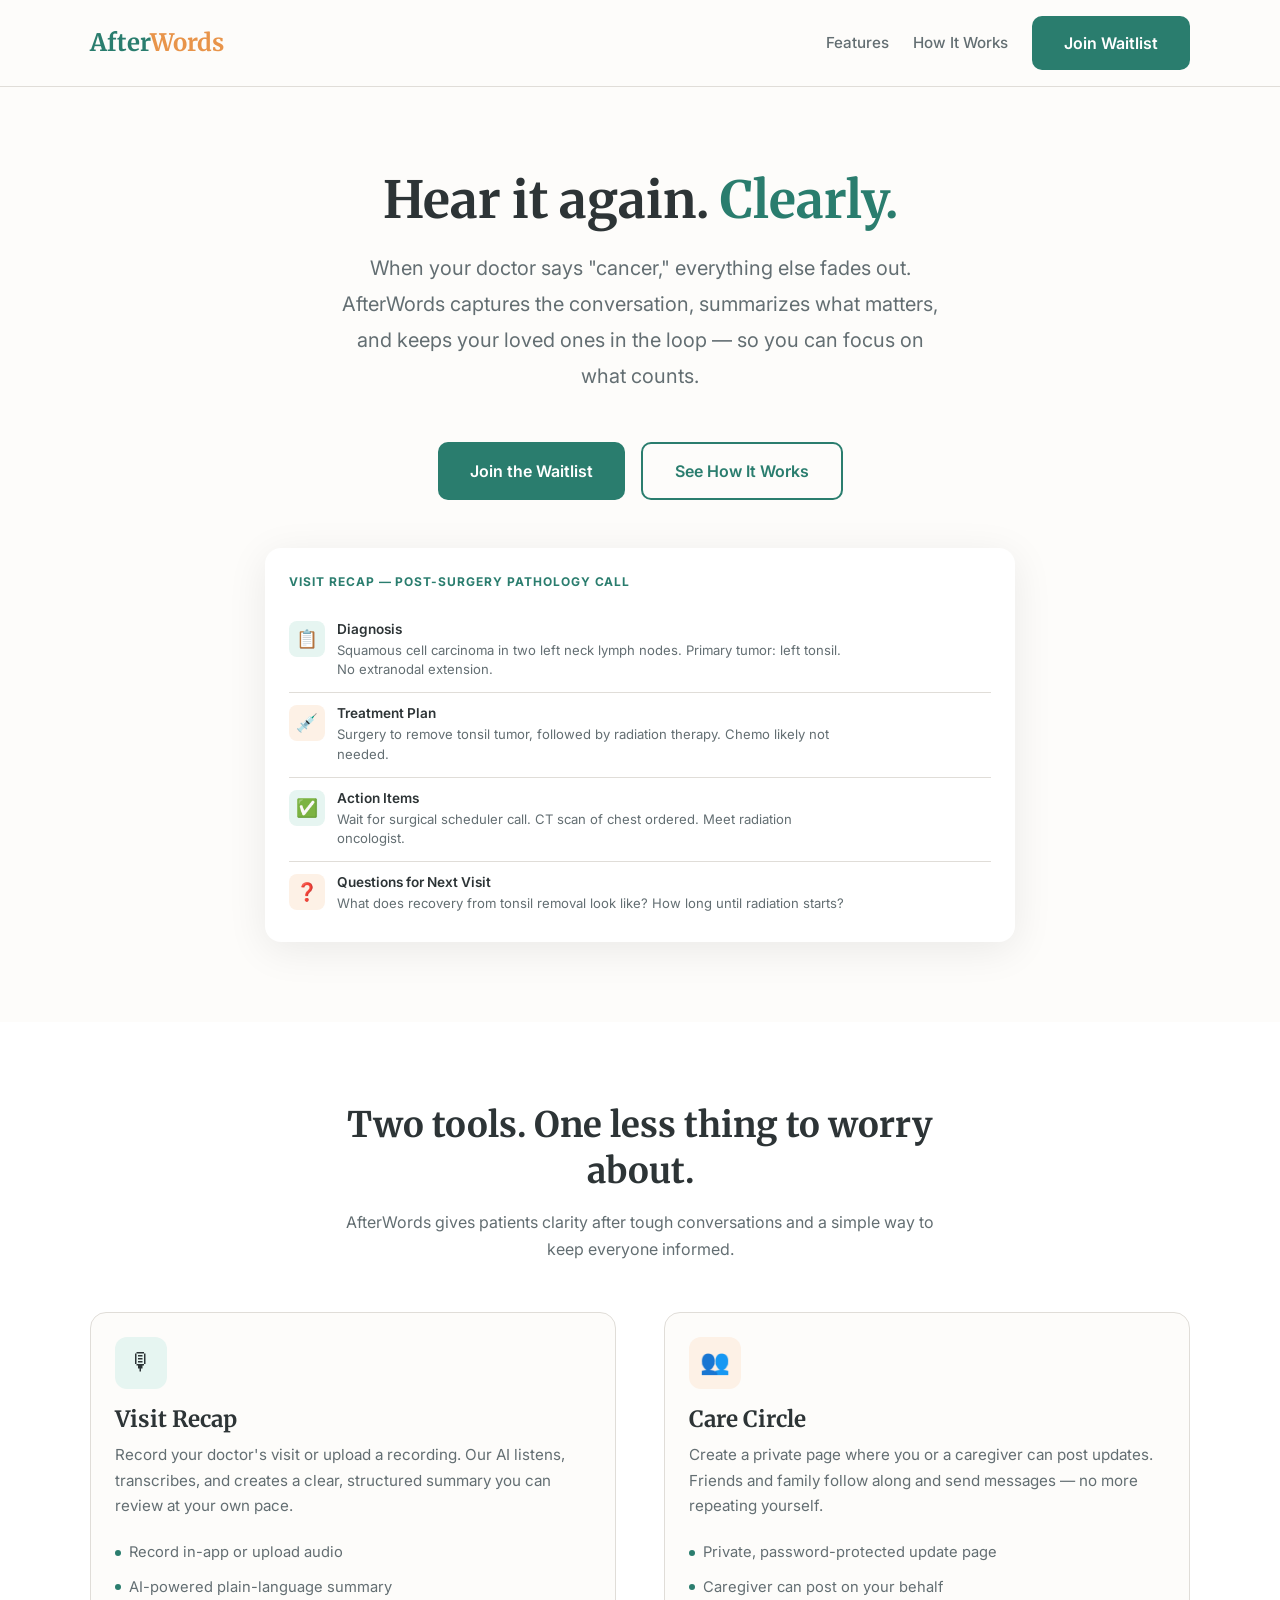
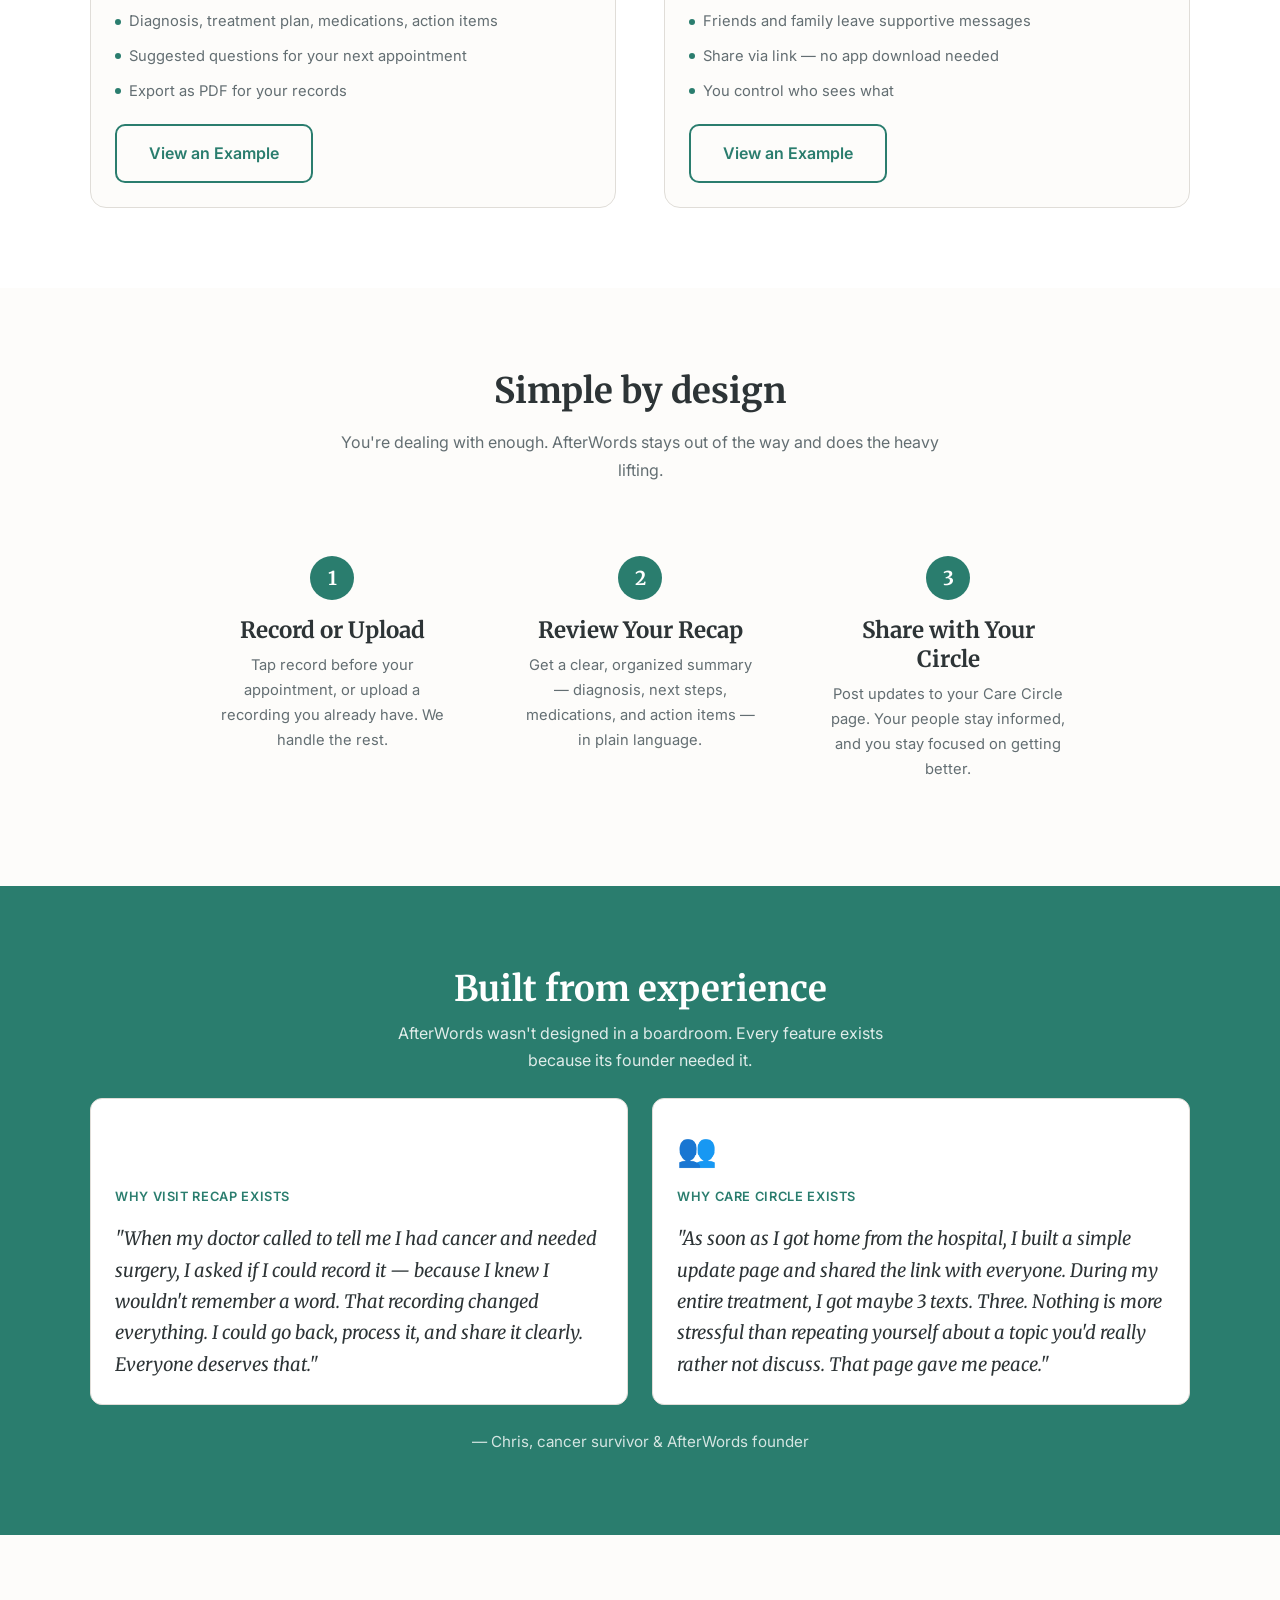
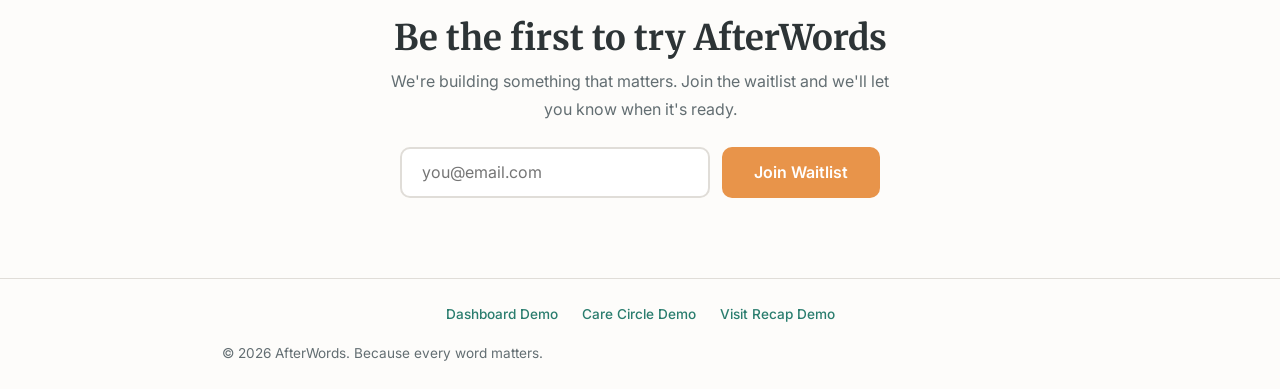
<file: index.html>
<!DOCTYPE html>
<html lang="en">
<head>
  <meta charset="UTF-8">
  <meta name="viewport" content="width=device-width, initial-scale=1.0">
  <title>AfterWords — Because Every Word Matters</title>
  <meta name="description" content="AfterWords helps cancer patients capture, understand, and share what their doctors say — so nothing gets lost when it matters most.">
  <link rel="preconnect" href="https://fonts.googleapis.com">
  <link rel="preconnect" href="https://fonts.gstatic.com" crossorigin>
  <link href="https://fonts.googleapis.com/css2?family=Inter:wght@400;500;600;700&family=Merriweather:ital,wght@0,700;1,400&display=swap" rel="stylesheet">
  <link rel="stylesheet" href="css/style.css">
</head>
<body>

  <!-- Header -->
  <header class="site-header">
    <div class="container">
      <a href="/" class="logo">After<span>Words</span></a>
      <button class="nav-toggle" aria-label="Toggle navigation">
        <span></span><span></span><span></span>
      </button>
      <nav>
        <a href="#features">Features</a>
        <a href="#how-it-works">How It Works</a>
        <a href="#waitlist" class="btn btn-primary">Join Waitlist</a>
      </nav>
    </div>
  </header>

  <!-- Hero -->
  <section class="hero section">
    <div class="container">
      <h1>Hear it again. <span>Clearly.</span></h1>
      <p class="subtitle">
        When your doctor says "cancer," everything else fades out. AfterWords captures the conversation, summarizes what matters, and keeps your loved ones in the loop — so you can focus on what counts.
      </p>
      <div class="hero-actions">
        <a href="#waitlist" class="btn btn-primary">Join the Waitlist</a>
        <a href="#how-it-works" class="btn btn-outline">See How It Works</a>
      </div>

      <!-- Visual mockup of a recap summary -->
      <div class="hero-visual reveal">
        <div class="mockup-card">
          <div class="card-label">Visit Recap — Post-Surgery Pathology Call</div>
          <div class="mockup-summary-item">
            <div class="mockup-icon">&#x1f4cb;</div>
            <div>
              <h4>Diagnosis</h4>
              <p>Squamous cell carcinoma in two left neck lymph nodes. Primary tumor: left tonsil. No extranodal extension.</p>
            </div>
          </div>
          <div class="mockup-summary-item">
            <div class="mockup-icon accent">&#x1f489;</div>
            <div>
              <h4>Treatment Plan</h4>
              <p>Surgery to remove tonsil tumor, followed by radiation therapy. Chemo likely not needed.</p>
            </div>
          </div>
          <div class="mockup-summary-item">
            <div class="mockup-icon">&#x2705;</div>
            <div>
              <h4>Action Items</h4>
              <p>Wait for surgical scheduler call. CT scan of chest ordered. Meet radiation oncologist.</p>
            </div>
          </div>
          <div class="mockup-summary-item">
            <div class="mockup-icon accent">&#x2753;</div>
            <div>
              <h4>Questions for Next Visit</h4>
              <p>What does recovery from tonsil removal look like? How long until radiation starts?</p>
            </div>
          </div>
        </div>
      </div>
    </div>
  </section>

  <!-- Features -->
  <section class="features section" id="features">
    <div class="container">
      <div class="features-header reveal">
        <h2>Two tools. One less thing to worry about.</h2>
        <p>AfterWords gives patients clarity after tough conversations and a simple way to keep everyone informed.</p>
      </div>
      <div class="features-grid">
        <div class="feature-card reveal">
          <div class="feature-icon">&#x1f399;</div>
          <h3>Visit Recap</h3>
          <p>Record your doctor's visit or upload a recording. Our AI listens, transcribes, and creates a clear, structured summary you can review at your own pace.</p>
          <ul class="feature-list">
            <li>Record in-app or upload audio</li>
            <li>AI-powered plain-language summary</li>
            <li>Diagnosis, treatment plan, medications, action items</li>
            <li>Suggested questions for your next appointment</li>
            <li>Export as PDF for your records</li>
          </ul>
          <a href="https://webbersaur.github.io/afterwords/app/record.html" class="btn btn-outline btn-sm" style="margin-top: 1rem;">View an Example</a>
        </div>
        <div class="feature-card reveal">
          <div class="feature-icon accent">&#x1f465;</div>
          <h3>Care Circle</h3>
          <p>Create a private page where you or a caregiver can post updates. Friends and family follow along and send messages — no more repeating yourself.</p>
          <ul class="feature-list">
            <li>Private, password-protected update page</li>
            <li>Caregiver can post on your behalf</li>
            <li>Friends and family leave supportive messages</li>
            <li>Share via link — no app download needed</li>
            <li>You control who sees what</li>
          </ul>
          <a href="https://webbersaur.github.io/afterwords/app/care-circle.html" class="btn btn-outline btn-sm" style="margin-top: 1rem;">View an Example</a>
        </div>
      </div>
    </div>
  </section>

  <!-- How It Works -->
  <section class="how-it-works section" id="how-it-works">
    <div class="container">
      <div class="how-header reveal">
        <h2>Simple by design</h2>
        <p>You're dealing with enough. AfterWords stays out of the way and does the heavy lifting.</p>
      </div>
      <div class="steps">
        <div class="step reveal">
          <div class="step-number">1</div>
          <h3>Record or Upload</h3>
          <p>Tap record before your appointment, or upload a recording you already have. We handle the rest.</p>
        </div>
        <div class="step reveal">
          <div class="step-number">2</div>
          <h3>Review Your Recap</h3>
          <p>Get a clear, organized summary — diagnosis, next steps, medications, and action items — in plain language.</p>
        </div>
        <div class="step reveal">
          <div class="step-number">3</div>
          <h3>Share with Your Circle</h3>
          <p>Post updates to your Care Circle page. Your people stay informed, and you stay focused on getting better.</p>
        </div>
      </div>
    </div>
  </section>

  <!-- Built from Experience -->
  <section class="story section">
    <div class="container">
      <div class="story-header reveal">
        <h2>Built from experience</h2>
        <p>AfterWords wasn't designed in a boardroom. Every feature exists because its founder needed it.</p>
      </div>
      <div class="story-grid">
        <div class="story-card reveal">
          <div class="story-icon">&#x1f399;</div>
          <div class="story-label">Why Visit Recap exists</div>
          <blockquote>
            "When my doctor called to tell me I had cancer and needed surgery, I asked if I could record it — because I knew I wouldn't remember a word. That recording changed everything. I could go back, process it, and share it clearly. Everyone deserves that."
          </blockquote>
        </div>
        <div class="story-card reveal">
          <div class="story-icon">&#x1f465;</div>
          <div class="story-label">Why Care Circle exists</div>
          <blockquote>
            "As soon as I got home from the hospital, I built a simple update page and shared the link with everyone. During my entire treatment, I got maybe 3 texts. Three. Nothing is more stressful than repeating yourself about a topic you'd really rather not discuss. That page gave me peace."
          </blockquote>
        </div>
      </div>
      <cite class="story-cite reveal">— Chris, cancer survivor &amp; AfterWords founder</cite>
    </div>
  </section>

  <!-- CTA / Waitlist -->
  <section class="cta section" id="waitlist">
    <div class="container reveal">
      <h2>Be the first to try AfterWords</h2>
      <p>We're building something that matters. Join the waitlist and we'll let you know when it's ready.</p>
      <form class="waitlist-form" id="waitlist-form">
        <input type="email" placeholder="you@email.com" required aria-label="Email address">
        <button type="submit" class="btn btn-accent">Join Waitlist</button>
      </form>
      <p id="form-message" style="margin-top: 1rem; font-size: 0.9rem; display: none;"></p>
    </div>
  </section>

  <!-- Footer -->
  <footer class="site-footer">
    <div class="container">
      <div class="footer-links">
        <a href="app/dashboard.html">Dashboard Demo</a>
        <a href="app/care-circle.html">Care Circle Demo</a>
        <a href="app/record.html">Visit Recap Demo</a>
      </div>
      <p>&copy; 2026 AfterWords. Because every word matters.</p>
    </div>
  </footer>

  <script src="js/main.js"></script>
</body>
</html>
</file>
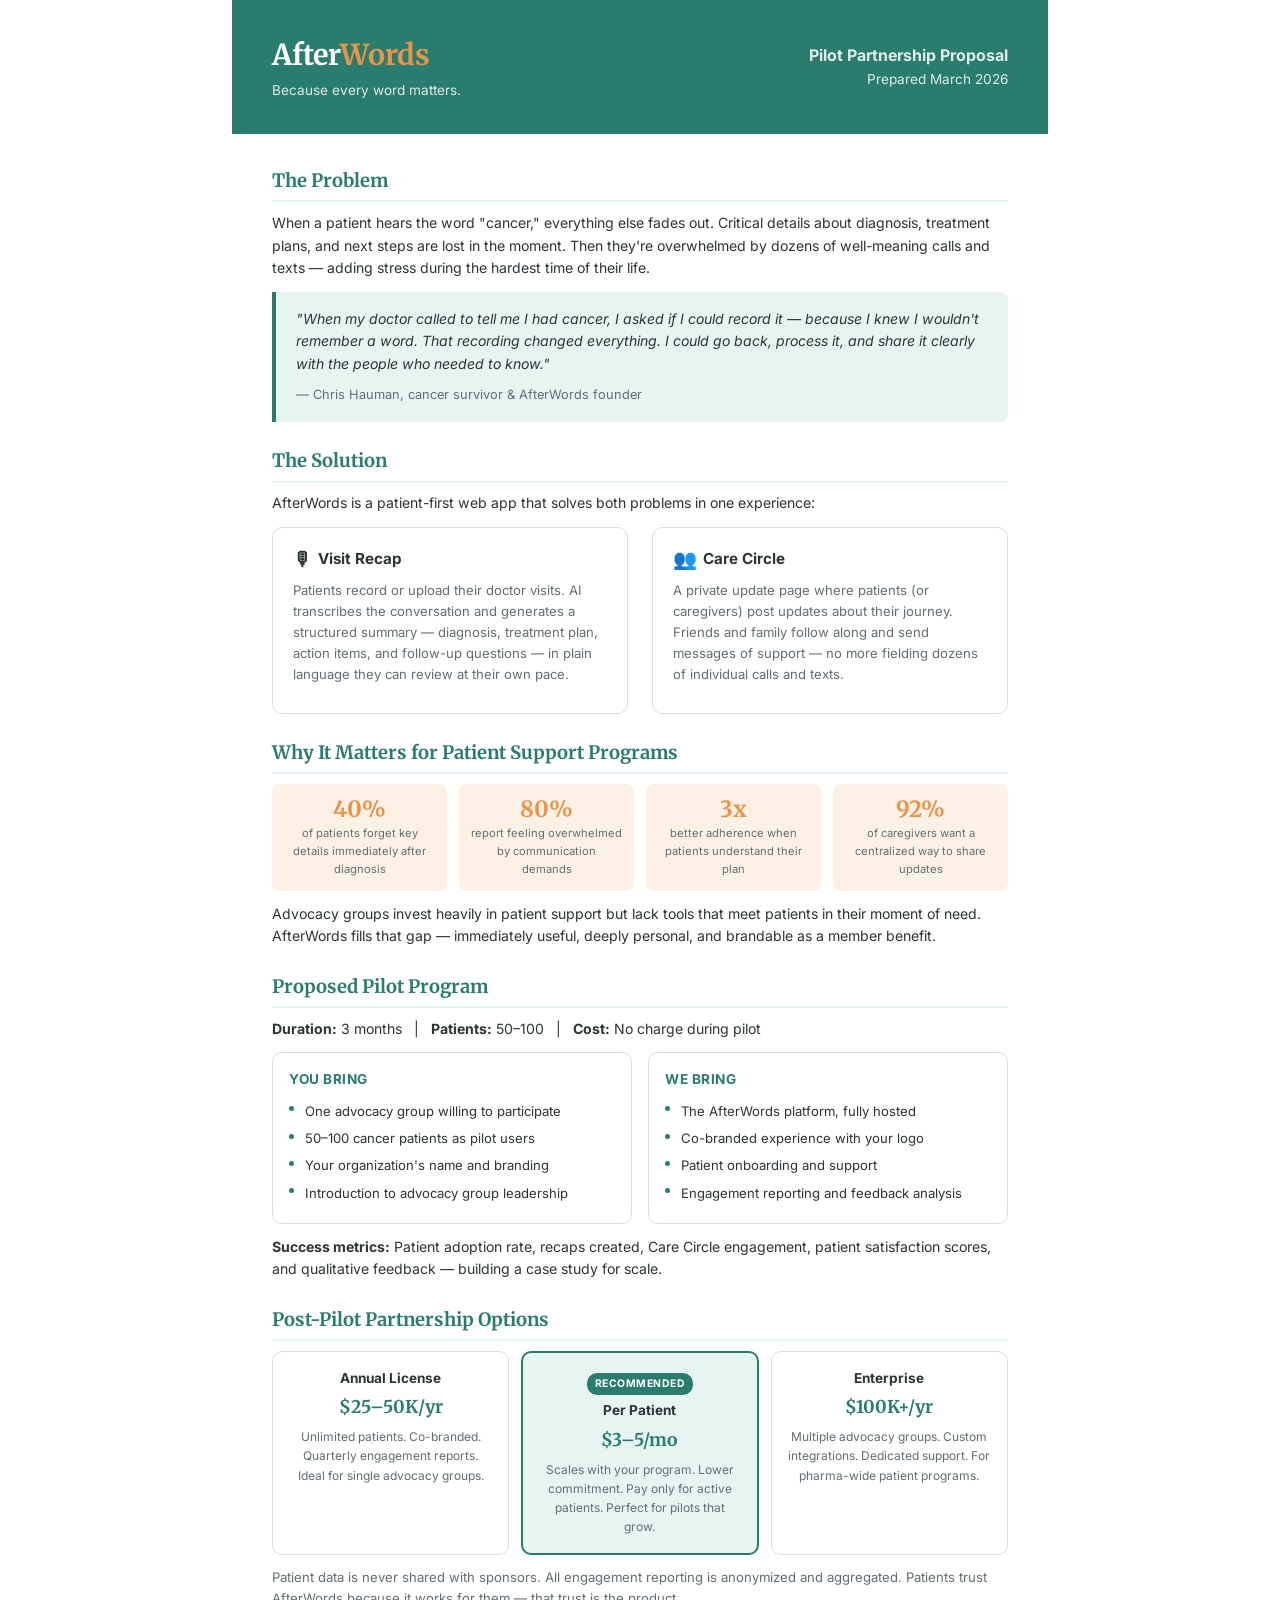
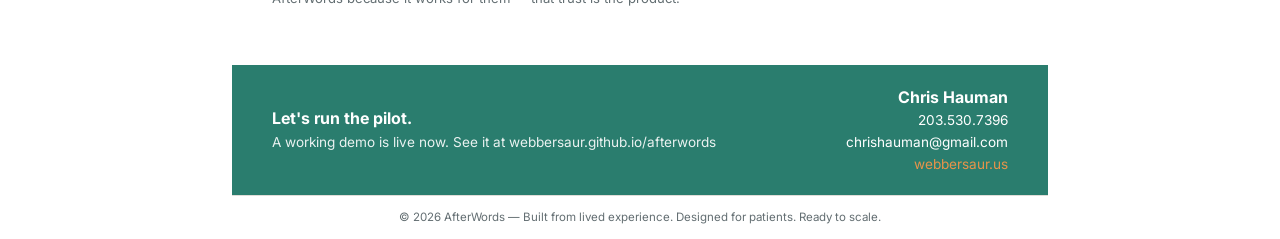
<file: proposal.html>
<!DOCTYPE html>
<html lang="en">
<head>
  <meta charset="UTF-8">
  <meta name="viewport" content="width=device-width, initial-scale=1.0">
  <title>AfterWords — Partnership Proposal</title>
  <link rel="preconnect" href="https://fonts.googleapis.com">
  <link rel="preconnect" href="https://fonts.gstatic.com" crossorigin>
  <link href="https://fonts.googleapis.com/css2?family=Inter:wght@400;500;600;700&family=Merriweather:ital,wght@0,700;1,400&display=swap" rel="stylesheet">
  <style>
    :root {
      --color-primary: #2a7d6e;
      --color-primary-light: #e6f5f1;
      --color-primary-dark: #1d5a4f;
      --color-accent: #e8944a;
      --color-accent-light: #fdf1e6;
      --color-text: #2d3436;
      --color-text-light: #636e72;
      --color-bg: #ffffff;
      --color-border: #e0ddd8;
    }

    @page {
      size: letter;
      margin: 0;
    }

    * {
      margin: 0;
      padding: 0;
      box-sizing: border-box;
    }

    body {
      font-family: 'Inter', -apple-system, sans-serif;
      color: var(--color-text);
      background: var(--color-bg);
      line-height: 1.6;
      -webkit-font-smoothing: antialiased;
      max-width: 8.5in;
      margin: 0 auto;
    }

    /* --- Header --- */
    .header {
      background: var(--color-primary);
      color: white;
      padding: 2rem 2.5rem;
      display: flex;
      justify-content: space-between;
      align-items: center;
    }

    .header-logo {
      font-family: 'Merriweather', Georgia, serif;
      font-size: 1.8rem;
      font-weight: 700;
    }

    .header-logo span {
      color: var(--color-accent);
    }

    .header-tagline {
      font-size: 0.85rem;
      opacity: 0.85;
      margin-top: 0.15rem;
    }

    .header-type {
      text-align: right;
      font-size: 0.85rem;
      opacity: 0.85;
    }

    .header-type strong {
      display: block;
      font-size: 1rem;
      opacity: 1;
    }

    /* --- Content --- */
    .content {
      padding: 2rem 2.5rem;
    }

    h2 {
      font-family: 'Merriweather', Georgia, serif;
      font-size: 1.15rem;
      color: var(--color-primary);
      margin-bottom: 0.6rem;
      padding-bottom: 0.3rem;
      border-bottom: 2px solid var(--color-primary-light);
    }

    p {
      font-size: 0.88rem;
      margin-bottom: 0.75rem;
      max-width: 100%;
    }

    /* --- Problem / Story --- */
    .story-block {
      background: var(--color-primary-light);
      border-left: 4px solid var(--color-primary);
      padding: 1rem 1.25rem;
      margin-bottom: 1.5rem;
      border-radius: 0 8px 8px 0;
    }

    .story-block p {
      font-size: 0.88rem;
      font-style: italic;
      margin-bottom: 0.35rem;
    }

    .story-block cite {
      font-style: normal;
      font-size: 0.8rem;
      color: var(--color-text-light);
    }

    /* --- Two Column --- */
    .two-col {
      display: grid;
      grid-template-columns: 1fr 1fr;
      gap: 1.5rem;
      margin-bottom: 1.5rem;
    }

    .feature-box {
      border: 1px solid var(--color-border);
      border-radius: 10px;
      padding: 1rem 1.25rem;
    }

    .feature-box h3 {
      font-size: 0.95rem;
      margin-bottom: 0.35rem;
      display: flex;
      align-items: center;
      gap: 0.4rem;
    }

    .feature-box p {
      font-size: 0.82rem;
      color: var(--color-text-light);
    }

    .feature-icon {
      font-size: 1.2rem;
    }

    /* --- Pilot Section --- */
    .section {
      margin-bottom: 1.5rem;
    }

    .pilot-grid {
      display: grid;
      grid-template-columns: 1fr 1fr;
      gap: 1rem;
      margin-bottom: 0.75rem;
    }

    .pilot-card {
      background: var(--color-bg);
      border: 1px solid var(--color-border);
      border-radius: 10px;
      padding: 1rem;
    }

    .pilot-card h4 {
      font-size: 0.85rem;
      color: var(--color-primary);
      margin-bottom: 0.4rem;
      text-transform: uppercase;
      letter-spacing: 0.04em;
    }

    .pilot-card ul {
      list-style: none;
      padding: 0;
    }

    .pilot-card li {
      font-size: 0.82rem;
      padding: 0.2rem 0;
      padding-left: 1rem;
      position: relative;
    }

    .pilot-card li::before {
      content: '';
      position: absolute;
      left: 0;
      top: 0.55rem;
      width: 5px;
      height: 5px;
      border-radius: 50%;
      background: var(--color-primary);
    }

    /* --- Metrics --- */
    .metrics {
      display: grid;
      grid-template-columns: repeat(4, 1fr);
      gap: 0.75rem;
      margin-bottom: 0.75rem;
    }

    .metric {
      text-align: center;
      padding: 0.75rem;
      background: var(--color-accent-light);
      border-radius: 8px;
    }

    .metric-number {
      font-family: 'Merriweather', Georgia, serif;
      font-size: 1.4rem;
      font-weight: 700;
      color: var(--color-accent);
      line-height: 1.2;
    }

    .metric-label {
      font-size: 0.7rem;
      color: var(--color-text-light);
      margin-top: 0.15rem;
    }

    /* --- Partnership Tiers --- */
    .tiers {
      display: grid;
      grid-template-columns: repeat(3, 1fr);
      gap: 0.75rem;
      margin-bottom: 0.75rem;
    }

    .tier {
      border: 1px solid var(--color-border);
      border-radius: 10px;
      padding: 1rem;
      text-align: center;
    }

    .tier.featured {
      border-color: var(--color-primary);
      border-width: 2px;
      background: var(--color-primary-light);
    }

    .tier h4 {
      font-size: 0.85rem;
      margin-bottom: 0.25rem;
    }

    .tier .tier-price {
      font-family: 'Merriweather', Georgia, serif;
      font-size: 1.1rem;
      font-weight: 700;
      color: var(--color-primary);
      margin-bottom: 0.35rem;
    }

    .tier p {
      font-size: 0.75rem;
      color: var(--color-text-light);
      margin-bottom: 0;
    }

    .tier-rec {
      display: inline-block;
      font-size: 0.65rem;
      font-weight: 700;
      text-transform: uppercase;
      letter-spacing: 0.05em;
      background: var(--color-primary);
      color: white;
      padding: 0.15rem 0.5rem;
      border-radius: 10px;
      margin-bottom: 0.35rem;
    }

    /* --- CTA Footer --- */
    .cta-footer {
      background: var(--color-primary);
      color: white;
      padding: 1.25rem 2.5rem;
      display: flex;
      justify-content: space-between;
      align-items: center;
    }

    .cta-footer p {
      font-size: 0.85rem;
      margin-bottom: 0;
      opacity: 0.9;
    }

    .cta-footer strong {
      font-size: 1rem;
      display: block;
      opacity: 1;
    }

    .cta-contact {
      text-align: right;
      font-size: 0.85rem;
    }

    .cta-contact a {
      color: var(--color-accent);
      text-decoration: none;
    }

    /* --- Subtle note --- */
    .fine-print {
      font-size: 0.72rem;
      color: var(--color-text-light);
      text-align: center;
      padding: 0.75rem 2.5rem;
      border-top: 1px solid var(--color-border);
    }

    /* --- Print --- */
    @media print {
      body {
        max-width: 100%;
      }

      .header, .cta-footer {
        -webkit-print-color-adjust: exact;
        print-color-adjust: exact;
      }

      .story-block, .metric, .tier.featured, .pilot-card {
        -webkit-print-color-adjust: exact;
        print-color-adjust: exact;
      }
    }
  </style>
</head>
<body>

  <!-- Header -->
  <div class="header">
    <div>
      <div class="header-logo">After<span>Words</span></div>
      <div class="header-tagline">Because every word matters.</div>
    </div>
    <div class="header-type">
      <strong>Pilot Partnership Proposal</strong>
      Prepared March 2026
    </div>
  </div>

  <!-- Content -->
  <div class="content">

    <!-- The Problem -->
    <div class="section">
      <h2>The Problem</h2>
      <p>When a patient hears the word "cancer," everything else fades out. Critical details about diagnosis, treatment plans, and next steps are lost in the moment. Then they're overwhelmed by dozens of well-meaning calls and texts — adding stress during the hardest time of their life.</p>

      <div class="story-block">
        <p>"When my doctor called to tell me I had cancer, I asked if I could record it — because I knew I wouldn't remember a word. That recording changed everything. I could go back, process it, and share it clearly with the people who needed to know."</p>
        <cite>— Chris Hauman, cancer survivor &amp; AfterWords founder</cite>
      </div>
    </div>

    <!-- The Solution -->
    <div class="section">
      <h2>The Solution</h2>
      <p>AfterWords is a patient-first web app that solves both problems in one experience:</p>

      <div class="two-col">
        <div class="feature-box">
          <h3><span class="feature-icon">&#x1f399;</span> Visit Recap</h3>
          <p>Patients record or upload their doctor visits. AI transcribes the conversation and generates a structured summary — diagnosis, treatment plan, action items, and follow-up questions — in plain language they can review at their own pace.</p>
        </div>
        <div class="feature-box">
          <h3><span class="feature-icon">&#x1f465;</span> Care Circle</h3>
          <p>A private update page where patients (or caregivers) post updates about their journey. Friends and family follow along and send messages of support — no more fielding dozens of individual calls and texts.</p>
        </div>
      </div>
    </div>

    <!-- Why It Matters -->
    <div class="section">
      <h2>Why It Matters for Patient Support Programs</h2>

      <div class="metrics">
        <div class="metric">
          <div class="metric-number">40%</div>
          <div class="metric-label">of patients forget key details immediately after diagnosis</div>
        </div>
        <div class="metric">
          <div class="metric-number">80%</div>
          <div class="metric-label">report feeling overwhelmed by communication demands</div>
        </div>
        <div class="metric">
          <div class="metric-number">3x</div>
          <div class="metric-label">better adherence when patients understand their plan</div>
        </div>
        <div class="metric">
          <div class="metric-number">92%</div>
          <div class="metric-label">of caregivers want a centralized way to share updates</div>
        </div>
      </div>

      <p>Advocacy groups invest heavily in patient support but lack tools that meet patients in their moment of need. AfterWords fills that gap — immediately useful, deeply personal, and brandable as a member benefit.</p>
    </div>

    <!-- The Pilot -->
    <div class="section">
      <h2>Proposed Pilot Program</h2>
      <p><strong>Duration:</strong> 3 months &nbsp;&nbsp;|&nbsp;&nbsp; <strong>Patients:</strong> 50–100 &nbsp;&nbsp;|&nbsp;&nbsp; <strong>Cost:</strong> No charge during pilot</p>

      <div class="pilot-grid">
        <div class="pilot-card">
          <h4>You Bring</h4>
          <ul>
            <li>One advocacy group willing to participate</li>
            <li>50–100 cancer patients as pilot users</li>
            <li>Your organization's name and branding</li>
            <li>Introduction to advocacy group leadership</li>
          </ul>
        </div>
        <div class="pilot-card">
          <h4>We Bring</h4>
          <ul>
            <li>The AfterWords platform, fully hosted</li>
            <li>Co-branded experience with your logo</li>
            <li>Patient onboarding and support</li>
            <li>Engagement reporting and feedback analysis</li>
          </ul>
        </div>
      </div>

      <p><strong>Success metrics:</strong> Patient adoption rate, recaps created, Care Circle engagement, patient satisfaction scores, and qualitative feedback — building a case study for scale.</p>
    </div>

    <!-- Post-Pilot Pricing -->
    <div class="section">
      <h2>Post-Pilot Partnership Options</h2>

      <div class="tiers">
        <div class="tier">
          <h4>Annual License</h4>
          <div class="tier-price">$25–50K/yr</div>
          <p>Unlimited patients. Co-branded. Quarterly engagement reports. Ideal for single advocacy groups.</p>
        </div>
        <div class="tier featured">
          <div class="tier-rec">Recommended</div>
          <h4>Per Patient</h4>
          <div class="tier-price">$3–5/mo</div>
          <p>Scales with your program. Lower commitment. Pay only for active patients. Perfect for pilots that grow.</p>
        </div>
        <div class="tier">
          <h4>Enterprise</h4>
          <div class="tier-price">$100K+/yr</div>
          <p>Multiple advocacy groups. Custom integrations. Dedicated support. For pharma-wide patient programs.</p>
        </div>
      </div>

      <p style="font-size: 0.82rem; color: var(--color-text-light);">Patient data is never shared with sponsors. All engagement reporting is anonymized and aggregated. Patients trust AfterWords because it works for them — that trust is the product.</p>
    </div>

  </div>

  <!-- CTA Footer -->
  <div class="cta-footer">
    <div>
      <strong>Let's run the pilot.</strong>
      <p>A working demo is live now. See it at webbersaur.github.io/afterwords</p>
    </div>
    <div class="cta-contact">
      <strong>Chris Hauman</strong>
      203.530.7396<br>
      chrishauman@gmail.com<br>
      <a href="https://webbersaur.us">webbersaur.us</a>
    </div>
  </div>

  <div class="fine-print">
    &copy; 2026 AfterWords &mdash; Built from lived experience. Designed for patients. Ready to scale.
  </div>

</body>
</html>
</file>
<file: css/style.css>
/* ========================================
   AfterWords — Global Styles
   ======================================== */

/* --- Custom Properties --- */
:root {
  /* Brand Colors */
  --color-primary: #2a7d6e;       /* Calm teal */
  --color-primary-light: #e6f5f1; /* Teal tint for backgrounds */
  --color-primary-dark: #1d5a4f;  /* Deeper teal for hover states */
  --color-accent: #e8944a;        /* Warm amber — hope, warmth */
  --color-accent-light: #fdf1e6;  /* Amber tint */

  /* Neutrals */
  --color-text: #2d3436;
  --color-text-light: #636e72;
  --color-bg: #fdfcfa;
  --color-white: #ffffff;
  --color-border: #e0ddd8;

  /* Typography */
  --font-heading: 'Merriweather', Georgia, serif;
  --font-body: 'Inter', -apple-system, BlinkMacSystemFont, 'Segoe UI', sans-serif;

  /* Spacing */
  --space-xs: 0.5rem;
  --space-sm: 1rem;
  --space-md: 1.5rem;
  --space-lg: 3rem;
  --space-xl: 5rem;

  /* Layout */
  --max-width: 1100px;
  --radius: 10px;
  --radius-lg: 16px;
}

/* --- Reset & Base --- */
*,
*::before,
*::after {
  margin: 0;
  padding: 0;
  box-sizing: border-box;
}

html {
  scroll-behavior: smooth;
}

body {
  font-family: var(--font-body);
  color: var(--color-text);
  background: var(--color-bg);
  line-height: 1.7;
  -webkit-font-smoothing: antialiased;
}

img {
  max-width: 100%;
  display: block;
}

a {
  color: var(--color-primary);
  text-decoration: none;
}

a:hover {
  color: var(--color-primary-dark);
}

/* --- Typography --- */
h1, h2, h3, h4 {
  font-family: var(--font-heading);
  color: var(--color-text);
  line-height: 1.3;
}

h1 { font-size: clamp(2rem, 5vw, 3.2rem); }
h2 { font-size: clamp(1.5rem, 3.5vw, 2.2rem); }
h3 { font-size: clamp(1.15rem, 2.5vw, 1.4rem); }

p {
  max-width: 65ch;
}

/* --- Utility --- */
.container {
  width: 90%;
  max-width: var(--max-width);
  margin: 0 auto;
}

.section {
  padding: var(--space-xl) 0;
}

.text-center {
  text-align: center;
}

.text-light {
  color: var(--color-text-light);
}

/* --- Buttons --- */
.btn {
  display: inline-flex;
  align-items: center;
  gap: 0.5rem;
  padding: 0.85rem 2rem;
  border-radius: var(--radius);
  font-family: var(--font-body);
  font-size: 1rem;
  font-weight: 600;
  border: none;
  cursor: pointer;
  transition: all 0.25s ease;
}

.btn-primary {
  background: var(--color-primary);
  color: var(--color-white);
}

.btn-primary:hover {
  background: var(--color-primary-dark);
  color: var(--color-white);
  transform: translateY(-1px);
  box-shadow: 0 4px 14px rgba(42, 125, 110, 0.3);
}

.btn-outline {
  background: transparent;
  color: var(--color-primary);
  border: 2px solid var(--color-primary);
}

.btn-outline:hover {
  background: var(--color-primary);
  color: var(--color-white);
  transform: translateY(-1px);
}

.btn-accent {
  background: var(--color-accent);
  color: var(--color-white);
}

.btn-accent:hover {
  background: #d4832f;
  color: var(--color-white);
  transform: translateY(-1px);
  box-shadow: 0 4px 14px rgba(232, 148, 74, 0.35);
}

/* --- Header / Nav --- */
.site-header {
  padding: var(--space-sm) 0;
  position: sticky;
  top: 0;
  background: rgba(253, 252, 250, 0.92);
  backdrop-filter: blur(12px);
  -webkit-backdrop-filter: blur(12px);
  z-index: 100;
  border-bottom: 1px solid var(--color-border);
}

.site-header .container {
  display: flex;
  justify-content: space-between;
  align-items: center;
}

.logo {
  font-family: var(--font-heading);
  font-size: 1.5rem;
  font-weight: 700;
  color: var(--color-primary);
}

.logo span {
  color: var(--color-accent);
}

nav {
  display: flex;
  align-items: center;
  gap: var(--space-md);
}

nav a {
  font-size: 0.95rem;
  font-weight: 500;
  color: var(--color-text-light);
  transition: color 0.2s;
}

nav a:hover {
  color: var(--color-primary);
}

/* Mobile nav toggle */
.nav-toggle {
  display: none;
  background: none;
  border: none;
  cursor: pointer;
  padding: var(--space-xs);
}

.nav-toggle span {
  display: block;
  width: 24px;
  height: 2px;
  background: var(--color-text);
  margin: 5px 0;
  transition: all 0.3s;
}

/* --- Hero --- */
.hero {
  padding: var(--space-xl) 0;
  text-align: center;
}

.hero h1 {
  margin-bottom: var(--space-sm);
}

.hero h1 span {
  color: var(--color-primary);
}

.hero .subtitle {
  font-size: clamp(1.05rem, 2vw, 1.25rem);
  color: var(--color-text-light);
  max-width: 600px;
  margin: 0 auto var(--space-lg);
  line-height: 1.8;
}

.hero-actions {
  display: flex;
  justify-content: center;
  gap: var(--space-sm);
  flex-wrap: wrap;
}

.hero-visual {
  margin-top: var(--space-lg);
  max-width: 750px;
  margin-left: auto;
  margin-right: auto;
}

/* Mockup card shown in hero */
.mockup-card {
  background: var(--color-white);
  border-radius: var(--radius-lg);
  box-shadow: 0 8px 40px rgba(0, 0, 0, 0.08);
  padding: var(--space-md) var(--space-md) var(--space-sm);
  text-align: left;
}

.mockup-card .card-label {
  font-size: 0.75rem;
  font-weight: 700;
  text-transform: uppercase;
  letter-spacing: 0.08em;
  color: var(--color-primary);
  margin-bottom: var(--space-sm);
}

.mockup-summary-item {
  display: flex;
  align-items: flex-start;
  gap: 0.75rem;
  padding: 0.75rem 0;
  border-bottom: 1px solid var(--color-border);
}

.mockup-summary-item:last-child {
  border-bottom: none;
}

.mockup-icon {
  flex-shrink: 0;
  width: 36px;
  height: 36px;
  border-radius: 8px;
  display: flex;
  align-items: center;
  justify-content: center;
  font-size: 1.1rem;
  background: var(--color-primary-light);
}

.mockup-icon.accent {
  background: var(--color-accent-light);
}

.mockup-summary-item h4 {
  font-family: var(--font-body);
  font-size: 0.85rem;
  font-weight: 600;
  margin-bottom: 0.15rem;
}

.mockup-summary-item p {
  font-size: 0.82rem;
  color: var(--color-text-light);
  line-height: 1.5;
}

/* --- Features --- */
.features {
  background: var(--color-white);
}

.features-header {
  text-align: center;
  max-width: 600px;
  margin: 0 auto var(--space-lg);
}

.features-header p {
  margin: var(--space-sm) auto 0;
  color: var(--color-text-light);
}

.features-grid {
  display: grid;
  grid-template-columns: 1fr 1fr;
  gap: var(--space-lg);
}

.feature-card {
  padding: var(--space-md);
  border-radius: var(--radius-lg);
  border: 1px solid var(--color-border);
  background: var(--color-bg);
}

.feature-icon {
  width: 52px;
  height: 52px;
  border-radius: 12px;
  display: flex;
  align-items: center;
  justify-content: center;
  font-size: 1.5rem;
  margin-bottom: var(--space-sm);
  background: var(--color-primary-light);
}

.feature-icon.accent {
  background: var(--color-accent-light);
}

.feature-card h3 {
  margin-bottom: var(--space-xs);
}

.feature-card p {
  color: var(--color-text-light);
  font-size: 0.95rem;
}

.feature-list {
  list-style: none;
  margin-top: var(--space-sm);
}

.feature-list li {
  padding: 0.3rem 0;
  font-size: 0.92rem;
  color: var(--color-text-light);
  display: flex;
  align-items: center;
  gap: 0.5rem;
}

.feature-list li::before {
  content: '';
  width: 6px;
  height: 6px;
  border-radius: 50%;
  background: var(--color-primary);
  flex-shrink: 0;
}

/* --- How It Works --- */
.how-it-works {
  background: var(--color-bg);
}

.how-header {
  text-align: center;
  max-width: 600px;
  margin: 0 auto var(--space-lg);
}

.how-header p {
  margin: var(--space-sm) auto 0;
  color: var(--color-text-light);
}

.steps {
  display: grid;
  grid-template-columns: repeat(3, 1fr);
  gap: var(--space-md);
  max-width: 900px;
  margin: 0 auto;
}

.step {
  text-align: center;
  padding: var(--space-md);
}

.step-number {
  width: 44px;
  height: 44px;
  border-radius: 50%;
  background: var(--color-primary);
  color: var(--color-white);
  font-family: var(--font-heading);
  font-size: 1.2rem;
  font-weight: 700;
  display: flex;
  align-items: center;
  justify-content: center;
  margin: 0 auto var(--space-sm);
}

.step h3 {
  margin-bottom: var(--space-xs);
}

.step p {
  color: var(--color-text-light);
  font-size: 0.92rem;
  margin: 0 auto;
}

/* --- Testimonial / Story --- */
.story {
  background: var(--color-primary);
  color: var(--color-white);
}

.story-header {
  text-align: center;
  margin-bottom: var(--space-md);
}

.story-header h2 {
  margin-bottom: var(--space-xs);
  color: white;
}

.story-header p {
  color: rgba(255, 255, 255, 0.85);
  max-width: 550px;
  margin: 0 auto;
}

.story-grid {
  display: grid;
  grid-template-columns: 1fr 1fr;
  gap: var(--space-md);
  margin-bottom: var(--space-md);
}

@media (max-width: 768px) {
  .story-grid {
    grid-template-columns: 1fr;
  }
}

.story-card {
  background: white;
  border-radius: 12px;
  padding: var(--space-md);
  border: 1px solid var(--color-border);
}

.story-icon {
  font-size: 2rem;
  margin-bottom: 0.5rem;
}

.story-label {
  font-size: 0.8rem;
  font-weight: 600;
  text-transform: uppercase;
  letter-spacing: 0.05em;
  color: var(--color-primary);
  margin-bottom: var(--space-sm);
}

.story-card blockquote {
  font-family: var(--font-heading);
  font-size: clamp(0.95rem, 2vw, 1.15rem);
  line-height: 1.7;
  font-style: italic;
  margin: 0;
  color: var(--color-text);
}

.story-cite {
  display: block;
  text-align: center;
  font-style: normal;
  font-size: 0.95rem;
  color: rgba(255, 255, 255, 0.8);
}

/* --- CTA --- */
.cta {
  text-align: center;
  background: var(--color-bg);
}

.cta h2 {
  margin-bottom: var(--space-xs);
}

.cta p {
  color: var(--color-text-light);
  margin: 0 auto var(--space-md);
  max-width: 500px;
}

.waitlist-form {
  display: flex;
  justify-content: center;
  gap: 0.75rem;
  flex-wrap: wrap;
  max-width: 480px;
  margin: 0 auto;
}

.waitlist-form input[type="email"] {
  flex: 1;
  min-width: 240px;
  padding: 0.85rem 1.25rem;
  border-radius: var(--radius);
  border: 2px solid var(--color-border);
  font-family: var(--font-body);
  font-size: 1rem;
  background: var(--color-white);
  transition: border-color 0.2s;
}

.waitlist-form input[type="email"]:focus {
  outline: none;
  border-color: var(--color-primary);
}

.waitlist-form .btn {
  white-space: nowrap;
}

/* --- Footer --- */
.site-footer {
  padding: var(--space-md) 0;
  border-top: 1px solid var(--color-border);
  text-align: center;
  font-size: 0.85rem;
  color: var(--color-text-light);
}

.footer-links {
  display: flex;
  justify-content: center;
  gap: var(--space-md);
  margin-bottom: var(--space-sm);
}

.footer-links a {
  color: var(--color-primary);
  text-decoration: none;
  font-weight: 500;
  font-size: 0.85rem;
}

.footer-links a:hover {
  color: var(--color-primary-dark);
  text-decoration: underline;
}

/* --- Scroll Animations --- */
.reveal {
  opacity: 0;
  transform: translateY(24px);
  transition: opacity 0.6s ease, transform 0.6s ease;
}

.reveal.visible {
  opacity: 1;
  transform: translateY(0);
}

/* --- Responsive --- */
@media (max-width: 768px) {
  .features-grid {
    grid-template-columns: 1fr;
  }

  .steps {
    grid-template-columns: 1fr;
    gap: var(--space-sm);
  }

  .step {
    padding: var(--space-sm);
  }

  nav {
    display: none;
    position: absolute;
    top: 100%;
    left: 0;
    right: 0;
    flex-direction: column;
    background: var(--color-white);
    padding: var(--space-sm) var(--space-md);
    border-bottom: 1px solid var(--color-border);
    box-shadow: 0 4px 20px rgba(0, 0, 0, 0.06);
  }

  nav.open {
    display: flex;
  }

  .nav-toggle {
    display: block;
  }

  .hero-actions {
    flex-direction: column;
    align-items: center;
  }

  .waitlist-form {
    flex-direction: column;
    align-items: stretch;
  }

  .waitlist-form input[type="email"] {
    min-width: unset;
  }
}
</file>
